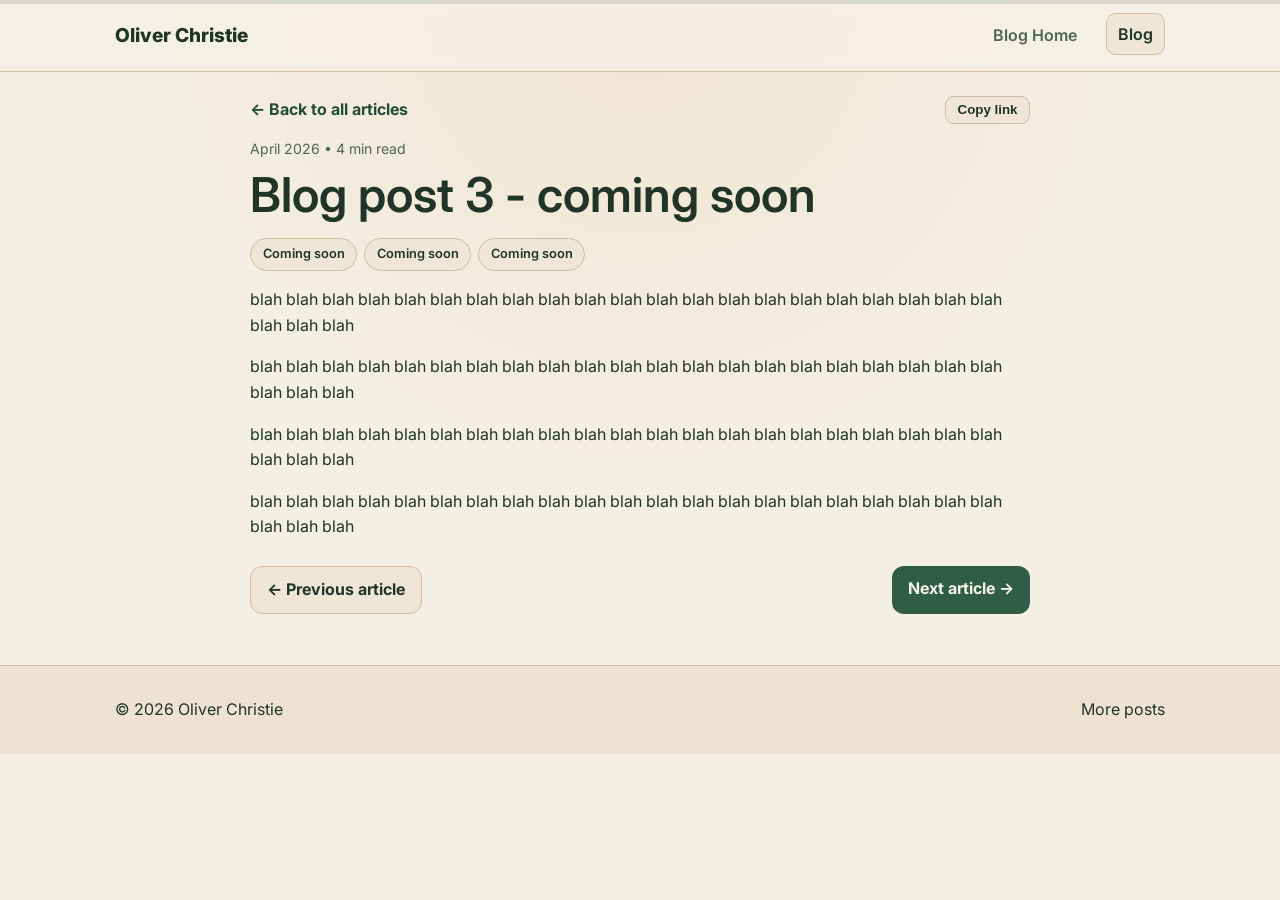
<file: posts/patient-communication.html>
<!DOCTYPE html>
<html lang="en">
<head>
  <meta charset="UTF-8">
  <meta name="viewport" content="width=device-width, initial-scale=1.0">
  <title>Blog 3 | Oliver Christie</title>
  <meta name="description" content="Reflection on patient communication and trust in healthcare conversations.">
  <link rel="preconnect" href="https://fonts.googleapis.com">
  <link rel="preconnect" href="https://fonts.gstatic.com" crossorigin>
  <link href="https://fonts.googleapis.com/css2?family=Inter:wght@400;500;600;700;800&display=swap" rel="stylesheet">
  <link rel="stylesheet" href="../style.css">
</head>
<body id="top">
  <div class="reading-progress" aria-hidden="true">
    <span id="readingProgressBar"></span>
  </div>
  <header class="site-header">
    <div class="container nav-row">
      <a class="brand" href="../index.html">Oliver Christie</a>
      <nav class="main-nav" aria-label="Main navigation">
        <a href="../index.html">Blog Home</a>
        <a href="../blog.html" class="active">Blog</a>
      </nav>
    </div>
  </header>

  <main>
    <article class="section reveal">
      <div class="container article-container">
        <div class="article-top-actions">
          <a class="text-link" href="../blog.html">&larr; Back to all articles</a>
          <button id="copyArticleLinkBtn" class="copy-link-btn" type="button">Copy link</button>
        </div>
        <p class="post-meta">April 2026 • 4 min read</p>
        <h1>Blog post 3 - coming soon</h1>
        <ul class="tag-list article-tags">
          <li>Coming soon</li>
          <li>Coming soon</li>
          <li>Coming soon</li>
        </ul>

        <p>
          blah blah blah blah blah blah blah blah blah blah blah blah blah blah blah blah blah blah blah blah blah blah blah blah
        </p>

        <p>
          blah blah blah blah blah blah blah blah blah blah blah blah blah blah blah blah blah blah blah blah blah blah blah blah
        </p>

        <p>
          blah blah blah blah blah blah blah blah blah blah blah blah blah blah blah blah blah blah blah blah blah blah blah blah
        </p>

        <p>
          blah blah blah blah blah blah blah blah blah blah blah blah blah blah blah blah blah blah blah blah blah blah blah blah
        </p>

        <nav class="article-nav" aria-label="Article navigation">
          <a class="btn btn-secondary" href="prevention-in-clinical-conversations.html">&larr; Previous article</a>
          <a class="btn btn-primary" href="why-medicine.html">Next article &rarr;</a>
        </nav>
      </div>
    </article>
  </main>

  <footer class="site-footer">
    <div class="container footer-row">
      <p>&copy; <span id="year"></span> Oliver Christie</p>
      <a href="../blog.html">More posts</a>
    </div>
  </footer>

  <button id="scrollTopBtn" class="scroll-top-btn" type="button" aria-label="Scroll to top">↑</button>

  <script src="../main.js"></script>
</body>
</html>
</file>
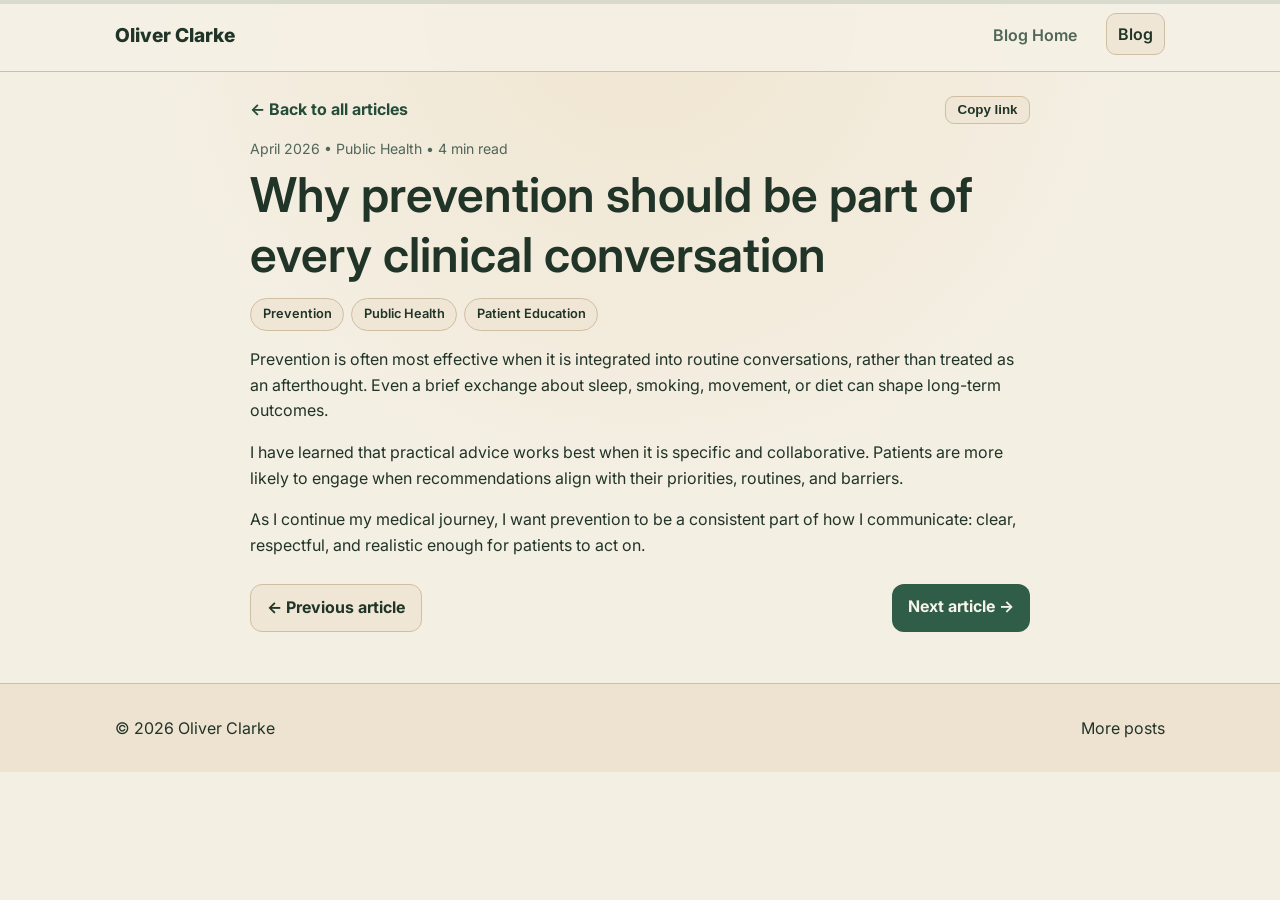
<file: posts/prevention-in-clinical-conversations.html>
<!DOCTYPE html>
<html lang="en">
<head>
  <meta charset="UTF-8">
  <meta name="viewport" content="width=device-width, initial-scale=1.0">
  <title>Prevention in Clinical Conversations | Oliver Clarke</title>
  <meta name="description" content="Why prevention should be embedded in everyday clinical discussions with patients.">
  <link rel="preconnect" href="https://fonts.googleapis.com">
  <link rel="preconnect" href="https://fonts.gstatic.com" crossorigin>
  <link href="https://fonts.googleapis.com/css2?family=Inter:wght@400;500;600;700;800&display=swap" rel="stylesheet">
  <link rel="stylesheet" href="../style.css">
</head>
<body id="top">
  <div class="reading-progress" aria-hidden="true">
    <span id="readingProgressBar"></span>
  </div>
  <header class="site-header">
    <div class="container nav-row">
      <a class="brand" href="../index.html">Oliver Clarke</a>
      <nav class="main-nav" aria-label="Main navigation">
        <a href="../index.html">Blog Home</a>
        <a href="../blog.html" class="active">Blog</a>
      </nav>
    </div>
  </header>

  <main>
    <article class="section reveal">
      <div class="container article-container">
        <div class="article-top-actions">
          <a class="text-link" href="../blog.html">&larr; Back to all articles</a>
          <button id="copyArticleLinkBtn" class="copy-link-btn" type="button">Copy link</button>
        </div>
        <p class="post-meta">April 2026 • Public Health • 4 min read</p>
        <h1>Why prevention should be part of every clinical conversation</h1>
        <ul class="tag-list article-tags">
          <li>Prevention</li>
          <li>Public Health</li>
          <li>Patient Education</li>
        </ul>

        <p>
          Prevention is often most effective when it is integrated into routine conversations, rather than treated as an afterthought.
          Even a brief exchange about sleep, smoking, movement, or diet can shape long-term outcomes.
        </p>

        <p>
          I have learned that practical advice works best when it is specific and collaborative. Patients are more likely to engage when
          recommendations align with their priorities, routines, and barriers.
        </p>

        <p>
          As I continue my medical journey, I want prevention to be a consistent part of how I communicate: clear, respectful,
          and realistic enough for patients to act on.
        </p>

        <nav class="article-nav" aria-label="Article navigation">
          <a class="btn btn-secondary" href="why-medicine.html">&larr; Previous article</a>
          <a class="btn btn-primary" href="patient-communication.html">Next article &rarr;</a>
        </nav>
      </div>
    </article>
  </main>

  <footer class="site-footer">
    <div class="container footer-row">
      <p>&copy; <span id="year"></span> Oliver Clarke</p>
      <a href="../blog.html">More posts</a>
    </div>
  </footer>

  <button id="scrollTopBtn" class="scroll-top-btn" type="button" aria-label="Scroll to top">↑</button>

  <script src="../main.js"></script>
</body>
</html>
</file>
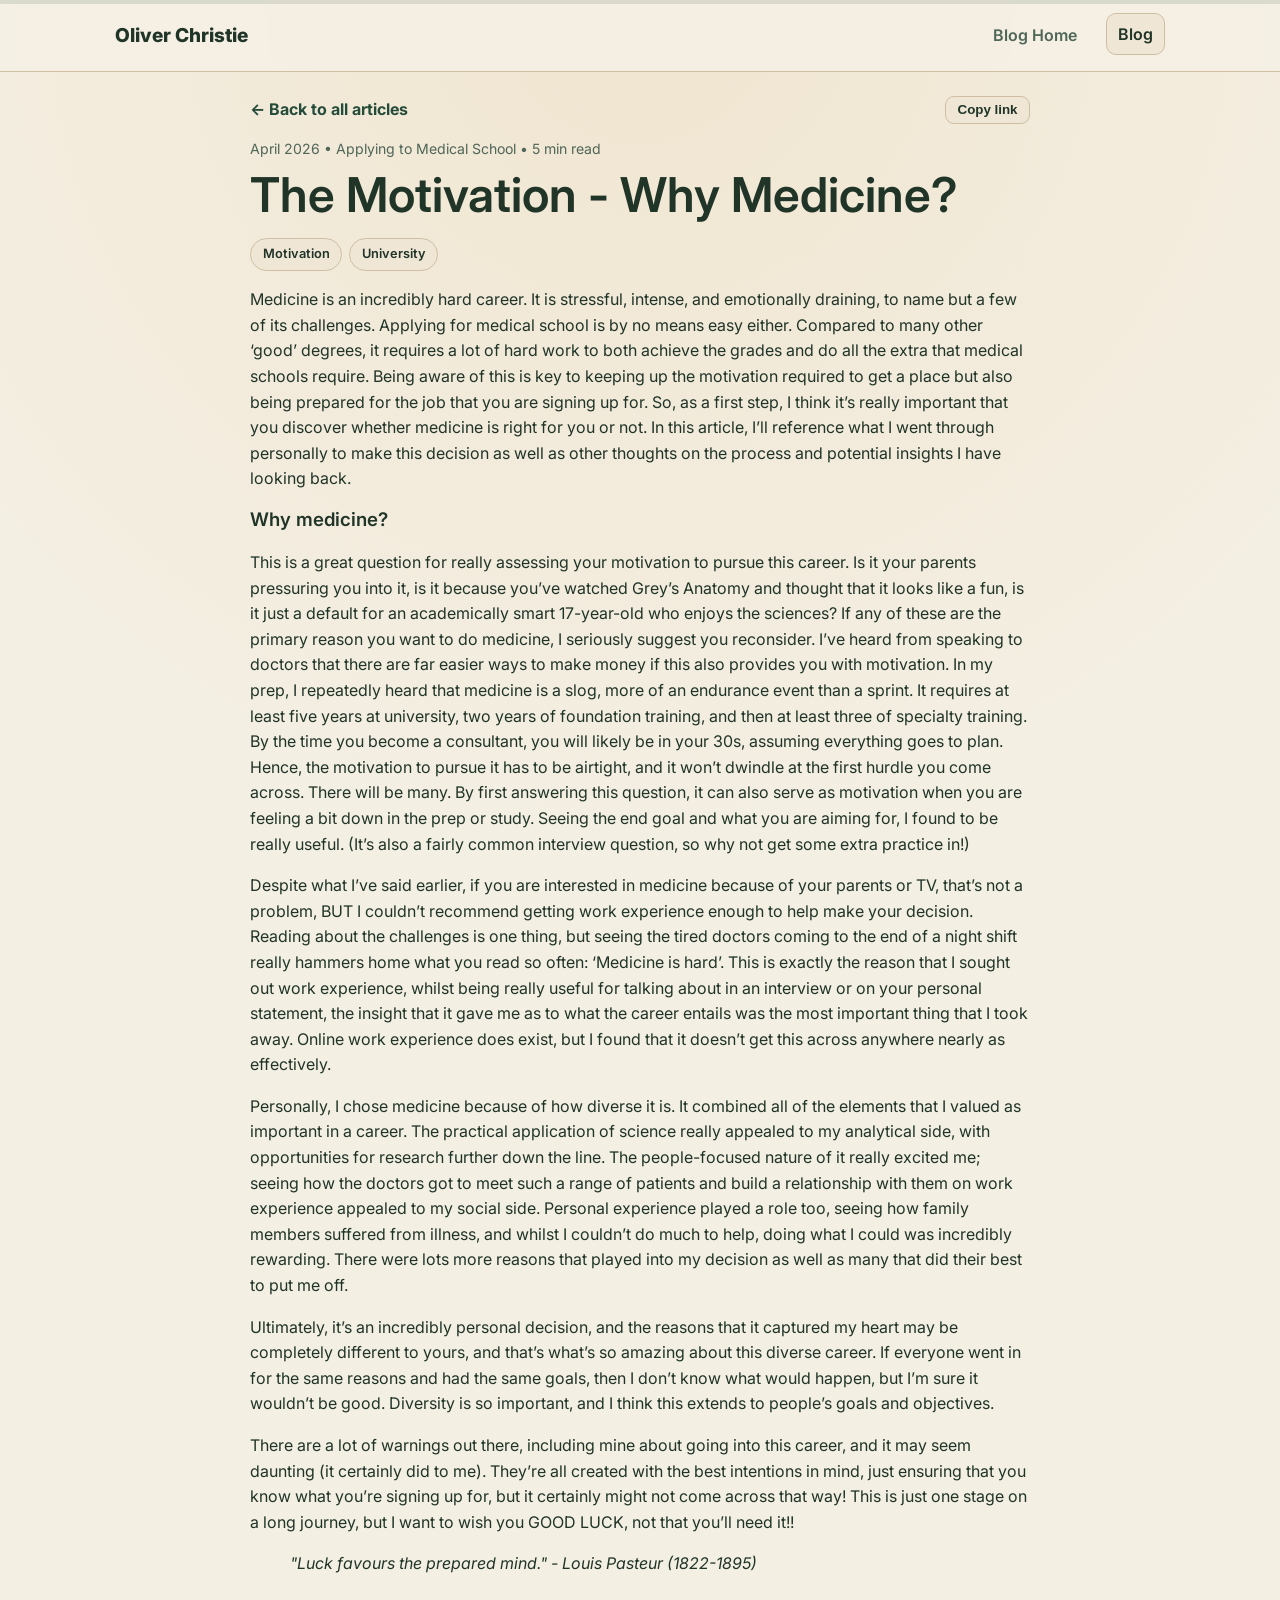
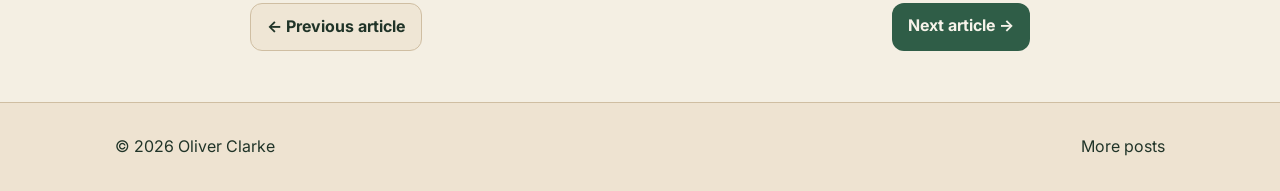
<file: posts/why-medicine.html>
<!DOCTYPE html>
<html lang="en">
<head>
  <meta charset="UTF-8">
  <meta name="viewport" content="width=device-width, initial-scale=1.0">
  <title>Oliver Christie</title>
  <meta name="description" content="Blog Page">
  <link rel="preconnect" href="https://fonts.googleapis.com">
  <link rel="preconnect" href="https://fonts.gstatic.com" crossorigin>
  <link href="https://fonts.googleapis.com/css2?family=Inter:wght@400;500;600;700;800&display=swap" rel="stylesheet">
  <link rel="stylesheet" href="../style.css">
</head>
<body id="top">
  <div class="reading-progress" aria-hidden="true">
    <span id="readingProgressBar"></span>
  </div>
  <header class="site-header">
    <div class="container nav-row">
      <a class="brand" href="../index.html">Oliver Christie</a>
      <nav class="main-nav" aria-label="Main navigation">
        <a href="../index.html">Blog Home</a>
        <a href="../blog.html" class="active">Blog</a>
      </nav>
    </div>
  </header>

  <main>
    <article class="section reveal">
      <div class="container article-container">
        <div class="article-top-actions">
          <a class="text-link" href="../blog.html">&larr; Back to all articles</a>
          <button id="copyArticleLinkBtn" class="copy-link-btn" type="button">Copy link</button>
        </div>
        <p class="post-meta">April 2026 • Applying to Medical School • 5 min read</p>
        <h1>The Motivation - Why Medicine?</h1>
        <ul class="tag-list article-tags">
          <li>Motivation</li>
          <li>University</li>
        </ul>

        <p>
          Medicine is an incredibly hard career. It is stressful, intense, and emotionally draining, to name but a few of its challenges. Applying for medical school is by no means easy either. Compared to many other ‘good’ degrees, it requires a lot of hard work to both achieve the grades and do all the extra that medical schools require. Being aware of this is key to keeping up the motivation required to get a place but also being prepared for the job that you are signing up for. So, as a first step, I think it’s really important that you discover whether medicine is right for you or not. In this article, I’ll reference what I went through personally to make this decision as well as other thoughts on the process and potential insights I have looking back. 
        </p>

        <h3>Why medicine? </h3>

        <p>
          This is a great question for really assessing your motivation to pursue this career. Is it your parents pressuring you into it, is it because you’ve watched Grey’s Anatomy and thought that it looks like a fun, is it just a default for an academically smart 17-year-old who enjoys the sciences? If any of these are the primary reason you want to do medicine, I seriously suggest you reconsider. I’ve heard from speaking to doctors that there are far easier ways to make money if this also provides you with motivation.  In my prep, I repeatedly heard that medicine is a slog, more of an endurance event than a sprint. It requires at least five years at university, two years of foundation training, and then at least three of specialty training. By the time you become a consultant, you will likely be in your 30s, assuming everything goes to plan. Hence, the motivation to pursue it has to be airtight, and it won’t dwindle at the first hurdle you come across. There will be many. By first answering this question, it can also serve as motivation when you are feeling a bit down in the prep or study. Seeing the end goal and what you are aiming for, I found to be really useful. (It’s also a fairly common interview question, so why not get some extra practice in!)
        </p>

        <p>
          Despite what I’ve said earlier, if you are interested in medicine because of your parents or TV, that’s not a problem, BUT I couldn’t recommend getting work experience enough to help make your decision. Reading about the challenges is one thing, but seeing the tired doctors coming to the end of a night shift really hammers home what you read so often: ‘Medicine is hard’. This is exactly the reason that I sought out work experience, whilst being really useful for talking about in an interview or on your personal statement, the insight that it gave me as to what the career entails was the most important thing that I took away. Online work experience does exist, but I found that it doesn’t get this across anywhere nearly as effectively.
        </p>

        <p>Personally, I chose medicine because of how diverse it is. It combined all of the elements that I valued as important in a career. The practical application of science really appealed to my analytical side, with opportunities for research further down the line. The people-focused nature of it really excited me; seeing how the doctors got to meet such a range of patients and build a relationship with them on work experience appealed to my social side. Personal experience played a role too, seeing how family members suffered from illness, and whilst I couldn’t do much to help, doing what I could was incredibly rewarding. There were lots more reasons that played into my decision as well as many that did their best to put me off. </p>

        <p>Ultimately, it’s an incredibly personal decision, and the reasons that it captured my heart may be completely different to yours, and that’s what’s so amazing about this diverse career. If everyone went in for the same reasons and had the same goals, then I don’t know what would happen, but I’m sure it wouldn’t be good. Diversity is so important, and I think this extends to people’s goals and objectives. </p>

        <p>There are a lot of warnings out there, including mine about going into this career, and it may seem daunting (it certainly did to me). They’re all created with the best intentions in mind, just ensuring that you know what you’re signing up for, but it certainly might not come across that way! This is just one stage on a long journey, but I want to wish you GOOD LUCK, not that you’ll need it!! </p>

        <blockquote><p>"Luck favours the prepared mind." - Louis Pasteur (1822-1895)</p></blockquote>



        <nav class="article-nav" aria-label="Article navigation">
          <a class="btn btn-secondary" href="patient-communication.html">&larr; Previous article</a>
          <a class="btn btn-primary" href="prevention-in-clinical-conversations.html">Next article &rarr;</a>
        </nav>
      </div>
    </article>
  </main>

  <footer class="site-footer">
    <div class="container footer-row">
      <p>&copy; <span id="year"></span> Oliver Clarke</p>
      <a href="../blog.html">More posts</a>
    </div>
  </footer>

  <button id="scrollTopBtn" class="scroll-top-btn" type="button" aria-label="Scroll to top">↑</button>

  <script src="../main.js"></script>
</body>
</html>
</file>
<file: style.css>
:root {
  --bg: #f4efe3;
  --bg-soft: #f8f4ea;
  --surface: #f3ebdd;
  --surface-strong: #ece2d1;
  --surface-alt: #efe6d5;
  --text: #203428;
  --muted: #4f6658;
  --primary: #2f5d47;
  --primary-strong: #254b39;
  --border: #cfbea2;
  --shadow: 0 14px 26px rgba(48, 61, 52, 0.14);
  --hover-lift: -3px;
  --hover-speed: 0.18s;
}

*,
*::before,
*::after {
  box-sizing: border-box;
}

html,
body {
  margin: 0;
  padding: 0;
  scroll-behavior: smooth;
}

body {
  font-family: Inter, "Segoe UI", Tahoma, Geneva, Verdana, sans-serif;
  background: radial-gradient(circle at top, #f0e5d0 0%, var(--bg) 44%);
  color: var(--text);
  line-height: 1.6;
  min-height: 100vh;
}

a {
  color: inherit;
}

::selection {
  background: #d7c8ad;
  color: #203428;
}

::-moz-selection {
  background: #d7c8ad;
  color: #203428;
}

.container {
  width: min(1050px, 92%);
  margin: 0 auto;
}

.site-header {
  position: sticky;
  top: 0;
  backdrop-filter: blur(6px);
  background: rgba(246, 240, 229, 0.9);
  border-bottom: 1px solid var(--border);
  z-index: 1000;
}

.reading-progress {
  position: fixed;
  top: 0;
  left: 0;
  width: 100%;
  height: 4px;
  background: rgba(47, 93, 71, 0.14);
  z-index: 1400;
}

.reading-progress span {
  display: block;
  height: 100%;
  width: 0;
  background: linear-gradient(90deg, #2f5d47, #4e8068);
  transition: width 0.08s linear;
}

.nav-row {
  display: flex;
  justify-content: space-between;
  align-items: center;
  padding: 0.9rem 0;
}

.brand {
  text-decoration: none;
  font-weight: 800;
  font-size: 1.2rem;
  color: var(--text);
  line-height: 1;
}

.main-nav {
  display: flex;
  gap: 1rem;
  align-items: center;
}

.main-nav a {
  text-decoration: none;
  color: var(--muted);
  font-weight: 600;
  padding: 0.45rem 0.7rem;
  border-radius: 10px;
  border: 1px solid transparent;
  transition: 0.2s ease;
}

.main-nav a:hover,
.main-nav a.active {
  background: var(--surface-alt);
  color: var(--text);
  border-color: var(--border);
  transform: translateY(-1px);
}

.hero {
  padding: 4rem 0 2.5rem;
}

.hero-grid {
  display: grid;
  grid-template-columns: 1.5fr 1fr;
  gap: 1.25rem;
  align-items: stretch;
}

.eyebrow {
  margin: 0 0 0.4rem;
  color: var(--primary);
  font-weight: 700;
  letter-spacing: 0.03em;
  text-transform: uppercase;
  font-size: 0.8rem;
}

h1,
h2,
h3 {
  line-height: 1.25;
  margin-top: 0;
}

h1 {
  font-size: clamp(1.9rem, 5vw, 3rem);
  margin-bottom: 0.8rem;
  font-weight: 600;
}

h2 {
  font-weight: 600;
}

h3 {
  font-weight: 600;
}

.hero-text,
.section-intro {
  color: var(--muted);
  max-width: 65ch;
}

.hero-text {
  font-size: 1.07rem;
  line-height: 1.75;
}

.hero-content {
  background: var(--surface);
  border: 1px solid var(--border);
  border-radius: 16px;
  padding: 1.4rem;
  box-shadow: var(--shadow);
  display: flex;
  flex-direction: column;
  justify-content: center;
  position: relative;
  overflow: hidden;
  --mx: 50%;
  --my: 50%;
  transition: transform var(--hover-speed) ease, border-color var(--hover-speed) ease, box-shadow var(--hover-speed) ease;
}

.hero-content::before,
.profile-panel::before {
  content: "";
  position: absolute;
  inset: -35%;
  background: radial-gradient(circle at var(--mx) var(--my), rgba(255, 255, 255, 0.22), transparent 45%);
  opacity: 0;
  pointer-events: none;
  transition: opacity 0.28s ease;
}

.hero-content:hover::before,
.profile-panel:hover::before {
  opacity: 1;
}

.values-list {
  margin: 1rem 0 0;
  padding: 0;
  list-style: none;
  display: flex;
  gap: 0.5rem;
  flex-wrap: wrap;
}

.values-list li {
  border: 1px solid var(--border);
  background: #ede2cf;
  color: var(--text);
  border-radius: 999px;
  font-size: 0.85rem;
  padding: 0.3rem 0.6rem;
}

.hero-actions {
  margin-top: 1.3rem;
  display: flex;
  gap: 0.7rem;
  flex-wrap: wrap;
}

.btn {
  display: inline-block;
  text-decoration: none;
  border-radius: 12px;
  padding: 0.65rem 1rem;
  font-weight: 700;
  transition: 0.25s ease;
}

.btn-primary {
  background: var(--primary);
  color: #f7f3ea;
}

.btn-primary:hover {
  background: var(--primary-strong);
  transform: translateY(-2px);
  box-shadow: 0 12px 22px rgba(47, 93, 71, 0.2);
}

.btn-secondary {
  border: 1px solid var(--border);
  background: var(--surface-alt);
  color: var(--text);
}

.btn-secondary:hover {
  transform: translateY(-2px);
  background: var(--surface);
}

.hero-card,
.card {
  background: var(--surface);
  border: 1px solid var(--border);
  border-radius: 14px;
  padding: 1rem 1.1rem;
  box-shadow: var(--shadow);
  transition: transform var(--hover-speed) ease, border-color var(--hover-speed) ease, box-shadow var(--hover-speed) ease;
}

.card:hover,
.hero-card:hover,
.cv-grid .card:hover,
.blog-grid .post-card:hover,
.hero-content:hover {
  transform: translateY(var(--hover-lift));
  border-color: #ac9674;
  box-shadow: 0 18px 30px rgba(64, 56, 44, 0.18);
}

.profile-panel {
  padding: 1rem;
  height: 100%;
  display: flex;
  flex-direction: column;
  justify-content: center;
  background: var(--surface);
  position: relative;
}

.profile-head {
  display: grid;
  grid-template-columns: 1fr;
  gap: 0.95rem;
  align-items: center;
  text-align: center;
}

.profile-photo-wrap {
  width: 124px;
  height: 124px;
  border-radius: 50%;
  border: 2px solid var(--border);
  overflow: hidden;
  position: relative;
  background: linear-gradient(145deg, #6a8d7a, #2f5d47);
  margin: 0 auto;
}

.profile-photo {
  width: 100%;
  height: 100%;
  object-fit: cover;
  display: block;
}

.profile-role {
  margin: 0.35rem 0 0;
  color: var(--muted);
  font-size: 0.93rem;
}

.stats-list {
  margin: 1rem 0 0;
  padding: 0;
  list-style: none;
  border-top: 1px solid var(--border);
}

.stats-list li {
  display: flex;
  justify-content: space-between;
  gap: 0.7rem;
  padding: 0.62rem 0;
  border-bottom: 1px solid var(--border);
}

.stats-list span {
  color: var(--muted);
}

.stats-list strong {
  text-align: right;
}

.hero-card ul {
  padding-left: 1rem;
  margin: 0;
}

.section {
  padding: 1.5rem 0 3.2rem;
}

.section > .container > h2 {
  margin-bottom: 0.15rem;
}

.featured-article {
  display: grid;
  gap: 0.8rem;
}

.featured-meta {
  display: flex;
  gap: 1rem;
  flex-wrap: wrap;
  color: var(--muted);
  font-size: 0.92rem;
  font-style: italic;
}

.section-tight {
  padding-top: 2.2rem;
}

.page-title {
  margin-bottom: 0.6rem;
}

.cv-grid {
  margin-top: 1.2rem;
  display: grid;
  grid-template-columns: repeat(2, minmax(0, 1fr));
  gap: 1rem;
}

.cv-grid .card {
  will-change: transform;
}

.card ul {
  margin: 0;
  padding-left: 1rem;
}

.pill-list {
  padding: 0;
  list-style: none;
  display: flex;
  flex-wrap: wrap;
  gap: 0.45rem;
}

.pill-list li {
  background: #efe4d2;
  border: 1px solid var(--border);
  border-radius: 999px;
  padding: 0.3rem 0.65rem;
  font-size: 0.9rem;
}

.blog-grid {
  margin-top: 1.2rem;
  display: grid;
  grid-template-columns: repeat(3, minmax(0, 1fr));
  gap: 1rem;
}

.post-card h2 {
  font-size: 1.1rem;
  margin-bottom: 0.5rem;
  line-height: 1.3;
}

.post-card {
  display: flex;
  flex-direction: column;
  gap: 0.65rem;
  padding: 1.1rem;
  height: 100%;
}

.post-card p {
  margin: 0;
}

.tag-toolbar {
  margin: 1.2rem 0 0.4rem;
  display: flex;
  flex-wrap: wrap;
  gap: 0.5rem;
}

.tag-filter,
.tag-list li {
  border: 1px solid var(--border);
  border-radius: 999px;
  background: var(--surface-alt);
  color: var(--text);
  font-weight: 600;
  font-size: 0.8rem;
  padding: 0.34rem 0.72rem;
}

.tag-filter {
  cursor: pointer;
  transition: 0.2s ease;
}

.tag-filter:hover,
.tag-filter.active {
  background: #d9c8ad;
  border-color: #a28d6f;
  color: var(--text);
}

.tag-list {
  list-style: none;
  padding: 0;
  margin: 0.1rem 0 0.1rem;
  display: flex;
  flex-wrap: wrap;
  gap: 0.45rem;
  justify-content: flex-start;
  align-items: center;
}

.post-card .tag-list {
  padding-left: 0;
  margin-left: 0;
}

.article-tags {
  margin-bottom: 0.9rem;
}

.post-meta {
  color: var(--muted);
  font-size: 0.88rem;
  margin-bottom: 0.3rem;
}

.text-link {
  color: var(--primary-strong);
  font-weight: 700;
  text-decoration: none;
  align-self: flex-start;
  margin-top: 0.1rem;
  position: relative;
  display: inline-block;
  transition: transform 0.22s ease, color 0.22s ease;
}

.text-link::after {
  content: "";
  position: absolute;
  left: 0;
  bottom: -2px;
  width: 100%;
  height: 1.5px;
  background: currentColor;
  transform: scaleX(0);
  transform-origin: left;
  transition: transform 0.22s ease;
}

.text-link:hover {
  transform: translateX(4px);
}

.text-link:hover::after {
  transform: scaleX(1);
}

.article-top-actions {
  display: flex;
  align-items: center;
  justify-content: space-between;
  gap: 0.8rem;
  flex-wrap: wrap;
}

.copy-link-btn {
  border: 1px solid var(--border);
  background: var(--surface-alt);
  color: var(--text);
  border-radius: 9px;
  padding: 0.34rem 0.72rem;
  font-weight: 600;
  cursor: pointer;
  transition: transform 0.2s ease, background 0.2s ease;
}

.copy-link-btn:hover {
  transform: translateY(-1px);
  background: #e7d8bf;
}

.post-read-btn {
  display: block;
  width: 100%;
  margin-top: auto;
  text-align: left;
}

.article-container {
  width: min(780px, 92%);
}

.article-nav {
  margin-top: 1.6rem;
  display: flex;
  justify-content: space-between;
  gap: 0.8rem;
  flex-wrap: wrap;
}

.site-footer {
  border-top: 1px solid var(--border);
  background: #eee3d1;
}

.contact-card h2 {
  margin-bottom: 0.35rem;
}

.contact-card .section-intro {
  max-width: none;
}

.contact-form {
  margin-top: 1.1rem;
  display: grid;
  grid-template-columns: repeat(2, minmax(0, 1fr));
  gap: 0.85rem;
}

.contact-form label {
  display: flex;
  flex-direction: column;
  gap: 0.35rem;
  font-weight: 600;
  color: var(--muted);
  font-size: 0.98rem;
}

.contact-form input,
.contact-form textarea {
  border: 1px solid var(--border);
  background: #f8f1e5;
  color: var(--text);
  border-radius: 10px;
  padding: 0.65rem 0.7rem;
  font-family: Inter, "Segoe UI", Tahoma, Geneva, Verdana, sans-serif;
  font-size: 1rem;
  line-height: 1.45;
}

.contact-form .full-width {
  grid-column: 1 / -1;
}

.contact-form button {
  grid-column: 1 / -1;
  width: 100%;
  text-align: left;
  letter-spacing: normal;
  text-transform: none;
}

.reveal {
  opacity: 0;
  transform: translateY(16px);
  transition: opacity 0.52s ease, transform 0.52s ease;
}

.cv-grid .reveal:nth-child(1),
.blog-grid .reveal:nth-child(1) {
  transition-delay: 0.02s;
}

.cv-grid .reveal:nth-child(2),
.blog-grid .reveal:nth-child(2) {
  transition-delay: 0.09s;
}

.cv-grid .reveal:nth-child(3),
.blog-grid .reveal:nth-child(3) {
  transition-delay: 0.16s;
}

.cv-grid .reveal:nth-child(4),
.blog-grid .reveal:nth-child(4) {
  transition-delay: 0.22s;
}

.cv-grid .reveal:nth-child(5),
.blog-grid .reveal:nth-child(5) {
  transition-delay: 0.28s;
}

.cv-grid .reveal:nth-child(6),
.blog-grid .reveal:nth-child(6) {
  transition-delay: 0.34s;
}

.reveal.show {
  opacity: 1;
  transform: translateY(0);
}

.footer-row {
  padding: 0.95rem 0;
  display: flex;
  justify-content: space-between;
  gap: 1rem;
  align-items: center;
  flex-wrap: wrap;
}

.footer-row a {
  position: relative;
  display: inline-block;
  text-decoration: none;
  transition: color 0.22s ease;
}

.footer-row a::after {
  content: "";
  position: absolute;
  left: 0;
  bottom: -2px;
  width: 100%;
  height: 1.5px;
  background: currentColor;
  transform: scaleX(0);
  transform-origin: left;
  transition: transform 0.22s ease;
}

.footer-row a:hover::after {
  transform: scaleX(1);
}

.scroll-top-btn {
  position: fixed;
  right: 1rem;
  bottom: 1rem;
  width: 46px;
  height: 46px;
  border-radius: 50%;
  border: 1px solid #9f8b6f;
  background: linear-gradient(150deg, #3d6d56, #2d533f);
  color: #fff;
  font-size: 1.25rem;
  font-weight: 700;
  cursor: pointer;
  box-shadow: 0 12px 22px rgba(58, 50, 41, 0.24);
  opacity: 0;
  pointer-events: none;
  transform: translateY(8px);
  transition: 0.25s ease;
  z-index: 1200;
}

.scroll-top-btn.visible {
  opacity: 1;
  pointer-events: auto;
  transform: translateY(0);
}

.scroll-top-btn:hover {
  transform: translateY(-3px);
}

@media (max-width: 900px) {
  .hero-grid,
  .cv-grid {
    grid-template-columns: 1fr;
  }

  .blog-grid {
    grid-template-columns: repeat(2, minmax(0, 1fr));
  }

  .hero {
    padding-top: 2.5rem;
  }

  .stats-list li {
    flex-direction: column;
  }

  .stats-list strong {
    text-align: left;
  }
}

@media (max-width: 680px) {
  .blog-grid {
    grid-template-columns: 1fr;
  }

  .nav-row {
    flex-direction: column;
    align-items: flex-start;
    gap: 0.65rem;
  }

  .main-nav {
    flex-wrap: wrap;
  }

  .hero-content {
    padding: 1.1rem;
  }

  .contact-form {
    grid-template-columns: 1fr;
  }
}

@media (prefers-reduced-motion: reduce) {
  html {
    scroll-behavior: auto;
  }

  *,
  *::before,
  *::after {
    animation-duration: 0.01ms !important;
    animation-iteration-count: 1 !important;
    transition-duration: 0.01ms !important;
  }

  .card:hover,
  .hero-card:hover,
  .cv-grid .card:hover,
  .blog-grid .post-card:hover,
  .hero-content:hover,
  .btn-primary:hover,
  .btn-secondary:hover,
  .scroll-top-btn:hover {
    transform: none;
  }
}

blockquote {
  font-style: italic;
  
}
</file>
